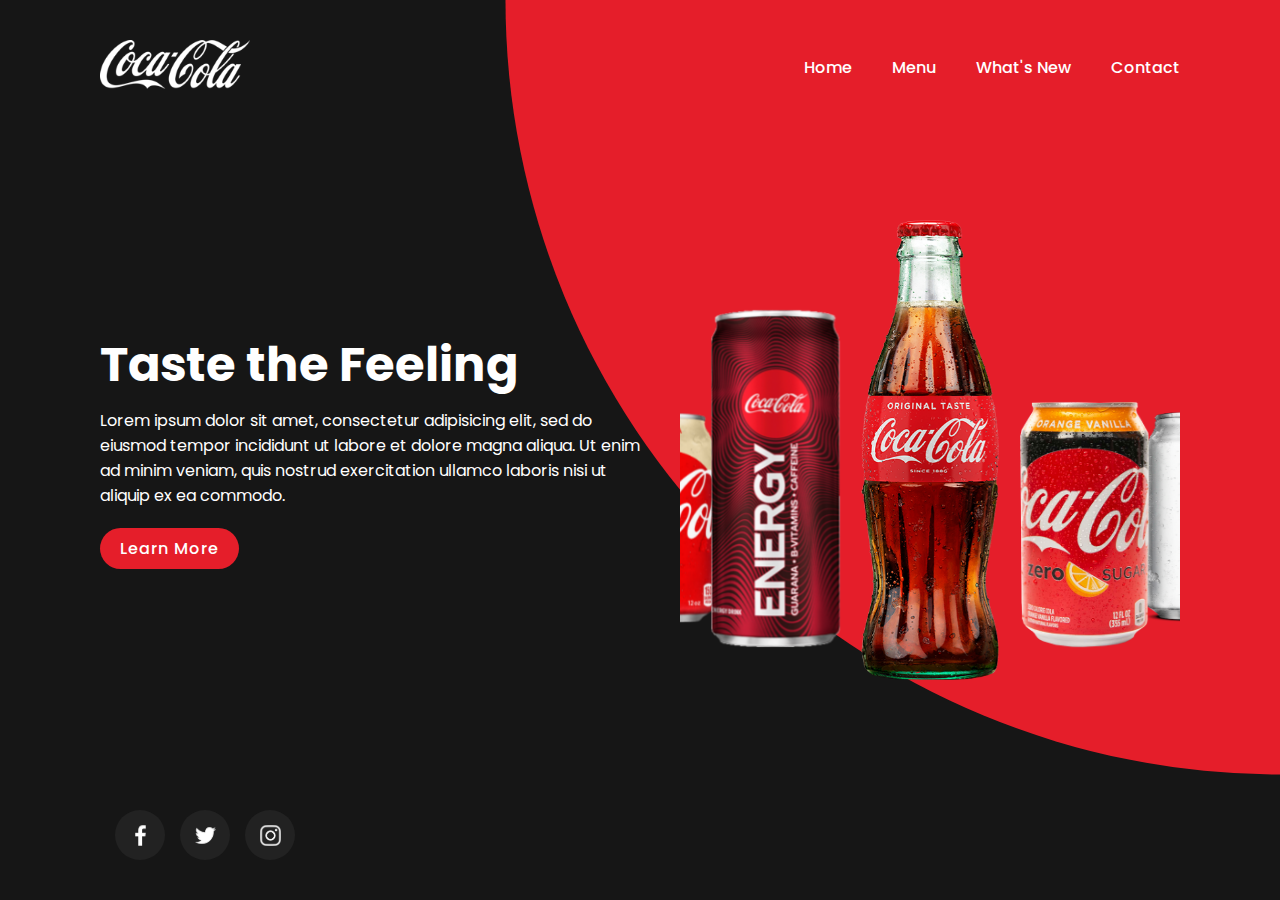
<file: cocacola/index.html>
<!DOCTYPE html>
<html lang="en">
  <head>
    <meta charset="UTF-8" />
    <meta http-equiv="X-UA-Compatible" content="IE=edge" />
    <meta
      name="viewport"
      content="width=device-width, initial-scale=1.0"
    />
    <title>Cocacola Template</title>
    <link
      rel="stylesheet"
      href="https://unpkg.com/swiper@8/swiper-bundle.min.css"
    />
    <link rel="stylesheet" href="style.css" />
  </head>
  <body>
    <section>
      <div class="circle"></div>

      <header>
        <a href="#"
          ><img src="images/logo.png" class="logo"
        /></a>
        <div class="toggle"></div>
        <ul class="navigation">
          <li><a href="#">Home</a></li>
          <li><a href="#">Menu</a></li>
          <li><a href="#">What's New</a></li>
          <li><a href="#">Contact</a></li>
        </ul>
      </header>
      <div class="content">
        <div class="textBox">
          <h2>Taste the Feeling</h2>
          <p>
            Lorem ipsum dolor sit amet, consectetur
            adipisicing elit, sed do eiusmod tempor
            incididunt ut labore et dolore magna aliqua. Ut
            enim ad minim veniam, quis nostrud exercitation
            ullamco laboris nisi ut aliquip ex ea commodo.
          </p>
          <a href="#">Learn More</a>
        </div>

        <div class="imgBox">
          <!-- Swiper -->
          <div class="swiper mySwiper">
            <div class="swiper-wrapper">
              <div class="swiper-slide">
                <img src="images/cocacola1.png" />
              </div>
              <div class="swiper-slide">
                <img src="images/cocacola2.png" />
              </div>
              <div class="swiper-slide">
                <img src="images/cocacola3.png" />
              </div>
              <div class="swiper-slide">
                <img src="images/cocacola4.png" />
              </div>
              <div class="swiper-slide">
                <img src="images/cocacola5.png" />
              </div>
              <div class="swiper-slide">
                <img src="images/cocacola6.png" />
              </div>
            </div>
          </div>
        </div>
      </div>
      <ul class="sci">
        <li>
          <a href="#"><img src="images/facebook.png" /></a>
        </li>
        <li>
          <a href="#"><img src="images/twitter.png" /></a>
        </li>
        <li>
          <a href="#"><img src="images/instagram.png" /></a>
        </li>
      </ul>
    </section>

    <script src="https://unpkg.com/swiper@8/swiper-bundle.min.js"></script>
    <script src="script.js"></script>
  </body>
</html>
</file>
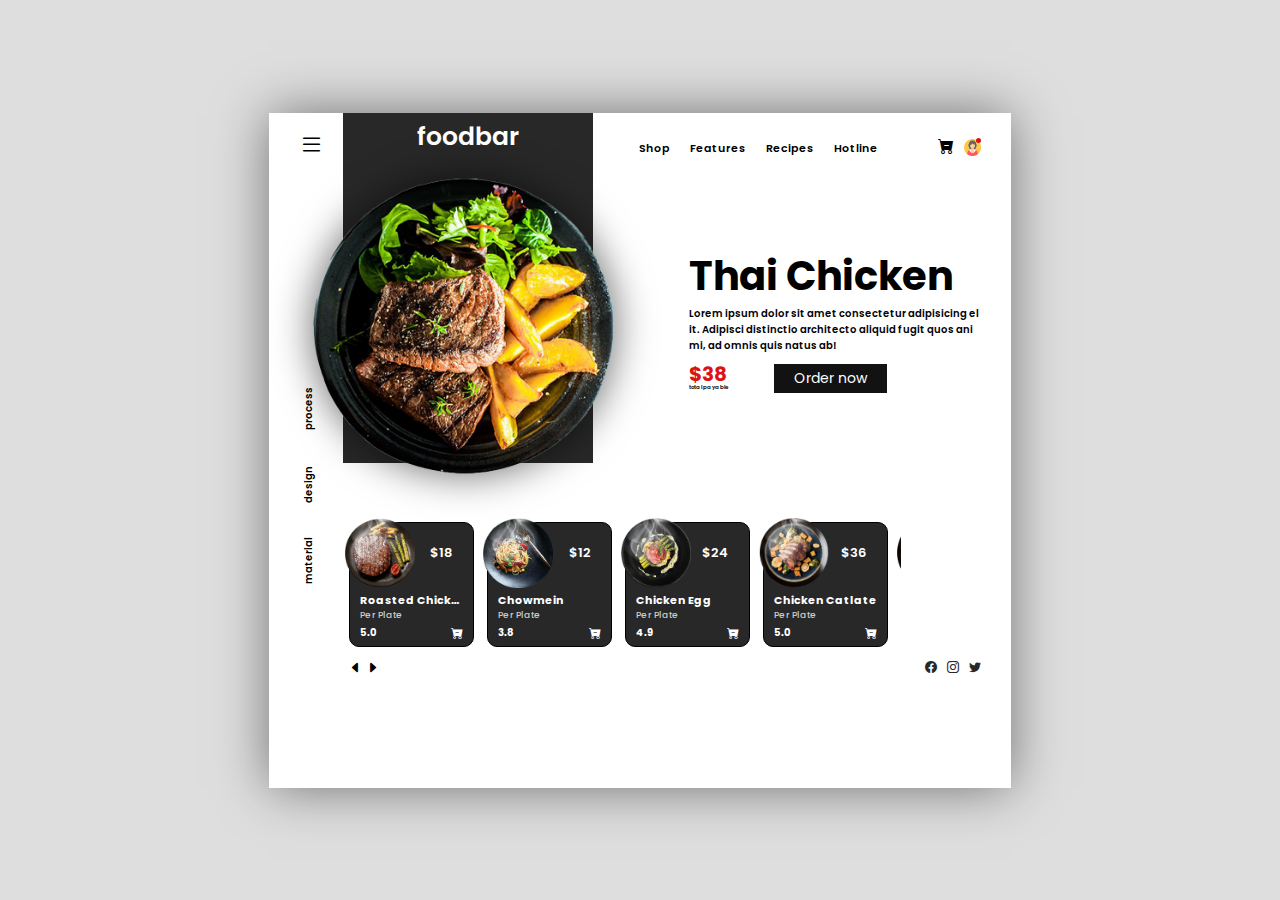
<file: Food/index.html>
<!DOCTYPE html>
<html lang="en">

<head>
    <meta charset="UTF-8">
    <meta http-equiv="X-UA-Compatible" content="IE=edge">
    <meta name="viewport" content="width=device-width, initial-scale=1.0">
    <link rel="stylesheet" href="https://cdn.jsdelivr.net/npm/bootstrap-icons@1.9.1/font/bootstrap-icons.css">
    <link rel="stylesheet" href="style.css">
    <title>Modern Food Website</title>
</head>

<body>
    <header>
        <div class="logo">
            <h1>foodbar</h1>
            <img src="./images/food1.png" alt="" id="poster">
        </div>

        <nav>
            <i class="bi menu bi-list"></i>
            <div class="right_menu">
                <ul>
                    <li><a href="#">Shop</a></li>
                    <li><a href="#">Features</a></li>
                    <li><a href="#">Recipes</a></li>
                    <li><a href="#">Hotline</a></li>
                </ul>
                <div class="user_cart">
                    <i class="bi bi-cart-dash-fill"></i>
                    <div class="user">
                        <img src="./images/user.webp" alt="">
                    </div>
                </div>
            </div>

        </nav>

        <div class="left_menu">
            <a href="#">process</a>
            <a href="#">design</a>
            <a href="#">material</a>
        </div>
        <section>
            <div class="content">
                <h1 id="title">Thai Chicken</h1>
                <p>Lorem ipsum dolor sit amet consectetur adipisicing elit. Adipisci distinctio architecto aliquid fugit quos animi, ad omnis quis natus ab!</p>
                <div class="price_order">
                    <div class="price">
                        <h2 id="price_cont">$38</h2>
                        <p>total payable</p>
                    </div>
                    <a href="#">Order now</a>
                </div>
            </div>
            <div class="cards">
                <div class="card">
                    <img src="./images/food2.png" alt="" class="dis">
                    <img src="./images/steam.png" alt="" class="steam">
                    <h4>$18</h4>
                    <h5>Roasted Chicken</h5>
                    <p>Per Plate</p>
                    <div class="rate_cart">
                        <h6>5.0</h6>
                        <i class="bi bi-cart-dash-fill"></i>
                    </div>
                </div>
                <div class="card">
                    <img src="./images/food3.png" alt="" class="dis">
                    <img src="./images/steam.png" alt="" class="steam">
                    <h4>$12</h4>
                    <h5>Chowmein</h5>
                    <p>Per Plate</p>
                    <div class="rate_cart">
                        <h6>3.8</h6>
                        <i class="bi bi-cart-dash-fill"></i>
                    </div>
                </div>
                <div class="card">
                    <img src="./images/food4.png" alt="" class="dis">
                    <img src="./images/steam.png" alt="" class="steam">
                    <h4>$24</h4>
                    <h5>Chicken Egg</h5>
                    <p>Per Plate</p>
                    <div class="rate_cart">
                        <h6>4.9</h6>
                        <i class="bi bi-cart-dash-fill"></i>
                    </div>
                </div>
                <div class="card">
                    <img src="./images/food5.png" alt="" class="dis">
                    <img src="./images/steam.png" alt="" class="steam">
                    <h4>$36</h4>
                    <h5>Chicken Catlate</h5>
                    <p>Per Plate</p>
                    <div class="rate_cart">
                        <h6>5.0</h6>
                        <i class="bi bi-cart-dash-fill"></i>
                    </div>
                </div>
                <div class="card">
                    <img src="./images/food6.png" alt="" class="dis">
                    <img src="./images/steam.png" alt="" class="steam">
                    <h4>$16</h4>
                    <h5>Chicken Betas</h5>
                    <p>Per Plate</p>
                    <div class="rate_cart">
                        <h6>4.8</h6>
                        <i class="bi bi-cart-dash-fill"></i>
                    </div>
                </div>
                <div class="card">
                    <img src="./images/food7.png" alt="" class="dis">
                    <img src="./images/steam.png" alt="" class="steam">
                    <h4>$41</h4>
                    <h5>Deep Chicken</h5>
                    <p>Per Plate</p>
                    <div class="rate_cart">
                        <h6>5.0</h6>
                        <i class="bi bi-cart-dash-fill"></i>
                    </div>
                </div>
                <div class="card">
                    <img src="./images/food8.png" alt="" class="dis">
                    <img src="./images/steam.png" alt="" class="steam">
                    <h4>$36</h4>
                    <h5>Wrap Chicken</h5>
                    <p>Per Plate</p>
                    <div class="rate_cart">
                        <h6>4.9</h6>
                        <i class="bi bi-cart-dash-fill"></i>
                    </div>
                </div>
                <div class="card">
                    <img src="./images/food9.png" alt="" class="dis">
                    <img src="./images/steam.png" alt="" class="steam">
                    <h4>$39</h4>
                    <h5>Roll Chicken</h5>
                    <p>Per Plate</p>
                    <div class="rate_cart">
                        <h6>5.0</h6>
                        <i class="bi bi-cart-dash-fill"></i>
                    </div>
                </div>
            </div>
            <div class="social">
                <div class="btns">
                    <i class="bi bi-caret-left-fill"></i>
                    <i class="bi bi-caret-right-fill"></i>
                </div>
                <div class="icons">
                    <a href="#"><i class="bi bi-facebook"></i></a>
                    <a href="#"><i class="bi bi-instagram"></i></a>
                    <a href="#"><i class="bi bi-twitter"></i></a>
                </div>
            </div>
        </section>
    </header>
    <script src="script.js"></script>
</body>

</html>
</file>
<file: cocacola/style.css>
@import url("https://fonts.googleapis.com/css?family=Poppins:200,300,400,500,600,700, 800,900&display=swap");

* {
  margin: 0;
  padding: 0;
  box-sizing: border-box;
  font-family: "Poppins", sans-serif;
}

section {
  position: relative;
  width: 100%;
  min-height: 100vh;
  padding: 100px;
  display: flex;
  justify-content: space-between;
  align-items: center;
  background: #161616;
}
section .circle {
  position: absolute;
  top: 0;
  left: 0;
  width: 100%;
  height: 100%;
  background: #e51e2a;
  clip-path: circle(70% at right top);
}
header {
  position: absolute;
  top: 0;
  left: 0;
  width: 100%;
  padding: 40px 100px;
  display: flex;
  justify-content: space-between;
  align-items: center;
}
header .logo {
  position: relative;
  max-width: 150px;
}
header .navigation {
  position: relative;
  display: flex;
}
header .navigation li {
  list-style: none;
}
header .navigation li a {
  display: inline-block;
  color: #fff;
  font-weight: 500;
  text-decoration: none;
  margin-left: 40px;
}
.content {
  position: relative;
  width: 100%;
  display: flex;
  justify-content: space-between;
  align-items: center;
}
.content .textBox {
  position: relative;
  max-width: 600px;
  margin-right: 20px;
}
.content .textBox h2 {
  color: #fff;
  font-size: 3em;
  margin-bottom: 10px;
  line-height: 1.4em;
  font-weight: 700;
}
.content .textBox p {
  color: #fff;
}
.content .textBox a {
  display: inline-block;
  margin-top: 20px;
  padding: 8px 20px;
  background: #e51e2a;
  color: #fff;
  border-radius: 40px;
  font-weight: 500;
  letter-spacing: 1px;
  text-decoration: none;
}
.sci {
  position: absolute;
  bottom: 40px;
  left: 100px;
  display: flex;
  justify-content: center;
  align-items: center;
}
.sci li {
  list-style: none;
}
.sci li a {
  display: inline-block;
  margin-left: 15px;
  background: #222;
  width: 50px;
  height: 50px;
  display: flex;
  justify-content: center;
  align-items: center;
  border-radius: 50%;
  transition: 0.2s ease-in-out;
}
.sci li a:hover {
  background: #e51e2a;
  transform: translateY(-10px);
}
.sci li a img {
  filter: invert(1);
  transform: scale(0.5);
}

/* Swipper styles */
.swiper {
  width: 100%;
  padding-top: 50px;
  padding-bottom: 50px;
}

.swiper-slide {
  background-position: center;
  background-size: cover;
  width: 180px;
  height: 460px;
  display: flex;
  justify-content: center;
}

.swiper-slide img {
  position: absolute;
  bottom: 0;
  max-height: 100%;
}
.content .imgBox {
  width: 500px;
  display: flex;
  justify-content: flex-end;
}
.content .imgBox img {
  max-width: 150px;
}
.swiper-3d .swiper-slide-shadow-left,
.swiper-3d .swiper-slide-shadow-right {
  background-image: none;
}

@media (max-width: 991px) {
  header {
    padding: 40px;
  }
  section {
    padding: 150px 40px;
  }
  .sci {
    left: 40px;
  }
  .content {
    flex-direction: column;
  }
  .content .textBox,
  .content .imgBox {
    max-width: 100%;
  }
  .swiper-slide {
    height: 300px;
  }
  header .navigation {
    display: none;
  }
  header .navigation.active {
    position: fixed;
    top: 0;
    left: 0;
    width: 100%;
    height: 100%;
    background: #e51e2a;
    display: flex;
    flex-direction: column;
    justify-content: center;
    align-items: center;
    z-index: 10;
  }
  header .navigation li a {
    margin: 10px 0;
    font-size: 1.5em;
    font-weight: 300;
  }
  .toggle {
    position: relative;
    width: 30px;
    height: 30px;
    background: url(images/menu.png);
    background-size: 30px;
    background-repeat: no-repeat;
    background-position: center;
    cursor: pointer;
    z-index: 3;
  }
  .toggle.active {
    position: fixed;
    background: url(images/close.png);
    background-size: 25px;
    background-repeat: no-repeat;
    background-position: center;
    z-index: 11;
    right: 40px;
  }
}
</file>
<file: Food/style.css>
@import url('https://fonts.googleapis.com/css2?family=Poppins:ital,wght@0,100;0,200;0,300;0,400;0,500;0,600;0,700;0,800;0,900;1,100;1,200;1,300;1,400;1,500;1,600;1,700;1,800;1,900&display=swap');
* {
    padding: 0%;
    margin: 0%;
    box-sizing: border-box;
}

html {
    font-family: 'Poppins', sans-serif;
}

body {
    width: 100%;
    height: 100vh;
    background: #dedede;
    display: flex;
    align-items: center;
    justify-content: center;
}

header {
    position: relative;
    width: 58%;
    height: 75%;
    background: #fff;
    box-shadow: 0px 0px 50px -1px rgb(0, 0, 0, .5);
    padding: 0px 30px;
    display: flex;
    flex-wrap: wrap;
    overflow: hidden;
    transition: 1s linear;
}

header .logo {
    position: absolute;
    top: 0;
    left: 10%;
    width: 250px;
    height: 350px;
    background: #282828;
    transition: 1s linear;
}

header .logo h1 {
    color: #fff;
    text-align: center;
    margin-top: 5px;
    font-size: 25px;
    font-weight: 600;
}

header .logo img {
    width: 300px;
    margin: 20px 0px 0px -30px;
    filter: drop-shadow(0px 0px 20px rgb(0, 0, 0, .6));
}

header nav {
    width: 100%;
    height: 10%;
    /* border: 1px solid #000; */
    display: flex;
    align-items: center;
    justify-content: space-between;
}

header nav .menu {
    font-size: 25px;
    color: #000;
}
header nav .right_menu {
    display: flex;
    align-items: center;
}

header nav .right_menu ul {
    list-style-type: none;
    display: flex;
    align-items: center;
}

header nav .right_menu ul li {
    padding: 3px 10px;
}

header nav .right_menu ul li a {
    position: relative;
    text-decoration: none;
    font-size: 11px;
    font-weight: 600;
    color: #000;
    transition: .3s linear;
}

header nav .right_menu ul li a::before {
    content: '';
    position: absolute;
    width: 4px;
    height: 4px;
    background: #dc1313;
    border-radius: 50%;
    bottom: -5px;
    left: 45%;
    opacity: 0;
    transition: .3s linear;
}

header nav .right_menu ul li a:hover {
    color: #dc1313;
}

header nav .right_menu ul li a:hover::before {
    opacity: 1;
}
header nav .right_menu .user_cart {
    margin-left: 50px;
    display: flex;
    align-items: center;
}

header nav .right_menu .user_cart .user {
    position: relative;
    width: 17px;
    height: 17px;
    border-radius: 50%;
    margin-left: 10px;
}

header nav .right_menu .user_cart .user img {
    width: 100%;
}

header nav .right_menu .user_cart .user::before {
    content: '';
    position: absolute;
    width: 5px;
    height: 5px;
    background: #dc1313;
    border-radius: 50%;
    top: 0;
    right: 0;
    z-index: 9999;
}
header .left_menu {
    width: 20px;
    height: 90%;
    display: flex;
    align-items: center;
    justify-content: center;
    flex-direction: column;
}

header .left_menu a {
    margin: 30px 0px;
    padding: 0px 5px;
    text-decoration: none;
    font-size: 10px;
    color: #000;
    font-weight: 600;
    transition: .3s linear;
    transform: rotate(-90deg);
}

header .left_menu a:hover {
    color: #dc1313;
}
header section {
    width: 97%;
    height: 90%;
}

header section .content {
    position: relative;
    left: 370px;
    margin-top: 10%;
    display: flex;
    align-items: flex-start;
    justify-content: flex-start;
    flex-direction: column;
    transition: 1s linear;
}

header section .content h1 {
    font-size: 40px;
    transition: 1s linear;
}

header section .content p {
    font-size: 10px;
    font-weight: 600;
    width: 290px;
    word-break: break-all;
}

header section .content .price_order {
    display: flex;
    align-items: center;
    margin-top: 10px;
}

header section .content .price_order .price h2 {
    font-size: 20px;
    color: #dc1313;
    line-height: 18px;
}
header section .content .price_order .price p {
    font-size: 5.5px;
    width: 50px;
}

header section .content .price_order a {
    padding: 4px 20px;
    background: #121213;
    color: #fff;
    text-decoration: none;
    font-size: 14px;
    margin-left: 35px;
}
header section .cards {
    width: 88%;
    height: 140px;
    position: relative;
    top: 20%;
    padding-left: 30px;
    display: flex;
    align-items: center;
    justify-content: space-between;
    overflow: auto;
    scroll-behavior: smooth;
    transition: 1s linear;
}

header section .cards::-webkit-scrollbar {
    display: none;
}

header section .cards .card {
    position: relative;
    min-width: 125px;
    min-height: 125px;
    border: 1px solid #000;
    margin-right: 13px;
    background: #282828;
    border-radius: 50px 10px 10px 10px;
}

header section .cards .card:nth-last-child(1) {
    margin-right: 0px;
}

header section .cards .card .dis {
    width: 70px;
    position: relative;
    top: -5px;
    left: -5px;
}

header section .cards .card .steam {
    width: 60px;
    height: 80px;
    position: absolute;
    top: -35px;
    left: -5px;
}

header section .cards .card h4 {
    position: absolute;
    top: 20px;
    right: 20px;
    color: #fff;
    font-size: 13px;
    font-weight: 600;
}

header section .cards .card h5 {
    color: #fff;
    font-size: 11px;
    font-family: 500;
    padding: 0px 10px;
    margin-top: -8px;
    display: block;
    overflow: hidden;
    white-space: nowrap;
    text-overflow: ellipsis;
}

header section .cards .card p {
    color: rgb(203, 203, 203);
    font-size: 9px;
    font-weight: 500;
    padding: 0px 10px;
}

header section .cards .card .rate_cart {
    width: 100%;
    display: flex;
    align-items: center;
    justify-content: space-between;
    padding: 2px 10px;
    color: #fff;
}

header section .cards .card .rate_cart h6 {
    font-size: 10px;
}

header section .cards .card .rate_cart .bi {
    font-size: 12px;
}
header section .social {
    position: relative;
    width: 100%;
    top: 20%;
    display: flex;
    align-items: center;
    justify-content: space-between;
    transition: 1s linear;
}

header section .social .btns {
    margin-left: 30px;
}

header section .social .btns .bi {
    font-size: 13px;
    cursor: pointer;
    transition: .3s linear;
}

header section .social .btns .bi:hover {
    color: rgb(0, 0, 0, .5);
}

header section .social .icons {
    display: flex;
    align-items: center;
}

header section .social .icons a {
    font-size: 12px;
    margin-left: 10px;
    color: #282828;
    transition: .3s linear;
}

header section .social .icons a:hover {
    color: #000;
}

@media screen and (max-width: 1260px) {
    header {
        width: 83%;
    }
}
@media screen and (max-width: 885px) {
    header {
        width: 95%;
    }
}

@media screen and (max-width: 775px) {
    header .logo {
        left: 13%;
    }
    header section .content {
        left: 340px;
    }
    header section {
        width: 92%;
    }
}
@media screen and (max-width: 730px) {
    header {
        width: 100%;
        height: 100%;
    }
    header nav .right_menu ul li {
        padding: 3px 6px;
    }
}

@media screen and (max-width: 685px) {
    header nav .right_menu ul {
        position: absolute;
        top: 20%;
        flex-direction: column;
        width: 15px;
        right: 17px;
    }
    header nav .right_menu ul li {
        padding: 30px 10px;
        transform: rotate(90deg);
    }
    header section .content {
        left: 24%;
        top: 38%;
    }
    header .logo {
        left: 30%;
    }
    header section .cards {
        top: 43%;
    }
    header section .social {
        top: 45%;
    }
}
    @media screen and (max-width: 500px) {
        header .logo {
            left: 20%;
        }
        header section .content {
            left: 11%;
            top: 38%;
        }
    }
    @media screen and (max-width: 418px) {
        header section .content h1 {
            font-size: 32px;
        }
        header section .content p {
            font-size: 9px;
            width: 220px;
        }
        header .logo {
            width: 200px;
        }
        header .logo img {
            width: 245px;
            margin: 75px 0px 0px -30px;
        }
    }
</file>
